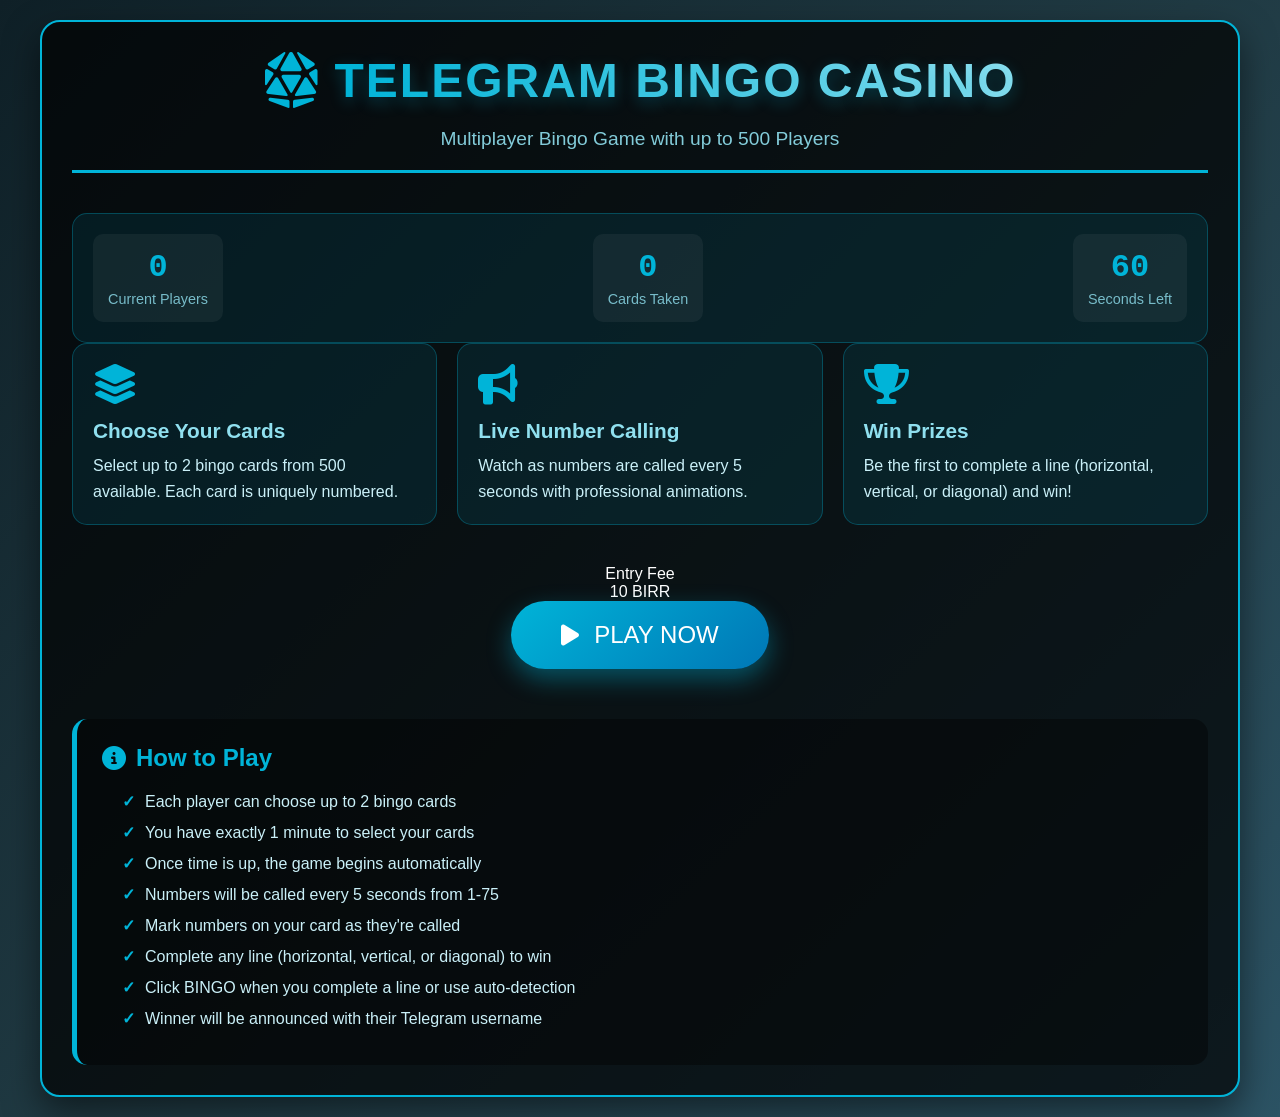
<file: index.html>
<!DOCTYPE html>
<html lang="en">
<head>
    <meta charset="UTF-8">
    <meta name="viewport" content="width=device-width, initial-scale=1.0">
    <title>Telegram Bingo Casino</title>
    <link rel="stylesheet" href="https://cdnjs.cloudflare.com/ajax/libs/font-awesome/6.4.0/css/all.min.css">
    <link rel="stylesheet" href="css/style.css">
    <link rel="stylesheet" href="css/animations.css">
    <link rel="stylesheet" href="css/index.css">
    <script src="https://telegram.org/js/telegram-web-app.js"></script>
</head>
<body class="index-page">
    <div class="app-container">
        <div class="header">
            <div class="logo">
                <i class="fas fa-dice-d20 logo-icon"></i>
                <h1>TELEGRAM BINGO CASINO</h1>
            </div>
            <p class="subtitle">Multiplayer Bingo Game with up to 500 Players</p>
        </div>

        <div class="player-stats">
            <div class="stat-card">
                <div class="stat-value" id="currentPlayers">0</div>
                <div class="stat-label">Current Players</div>
            </div>
            <div class="stat-card">
                <div class="stat-value" id="cardsTaken">0</div>
                <div class="stat-label">Cards Taken</div>
            </div>
            <div class="stat-card">
                <div class="stat-value" id="timeLeft">60</div>
                <div class="stat-label">Seconds Left</div>
            </div>
        </div>

        <div class="game-info">
            <div class="info-card">
                <i class="fas fa-layer-group"></i>
                <h3>Choose Your Cards</h3>
                <p>Select up to 2 bingo cards from 500 available. Each card is uniquely numbered.</p>
            </div>
            <div class="info-card">
                <i class="fas fa-bullhorn"></i>
                <h3>Live Number Calling</h3>
                <p>Watch as numbers are called every 5 seconds with professional animations.</p>
            </div>
            <div class="info-card">
                <i class="fas fa-trophy"></i>
                <h3>Win Prizes</h3>
                <p>Be the first to complete a line (horizontal, vertical, or diagonal) and win!</p>
            </div>
        </div>

          <div class="start-section">
            <div class="stake-display">
                <div class="stake-label">Entry Fee</div>
                <div class="stake-amount">10 BIRR</div>
            </div>
            
            <button class="btn-start" id="startGameBtn">
                <i class="fas fa-play"></i>
                PLAY NOW
            </button>
        </div>

        <div class="rules">
            <h2><i class="fas fa-info-circle"></i> How to Play</h2>
            <ul>
                <li>Each player can choose up to 2 bingo cards</li>
                <li>You have exactly 1 minute to select your cards</li>
                <li>Once time is up, the game begins automatically</li>
                <li>Numbers will be called every 5 seconds from 1-75</li>
                <li>Mark numbers on your card as they're called</li>
                <li>Complete any line (horizontal, vertical, or diagonal) to win</li>
                <li>Click BINGO when you complete a line or use auto-detection</li>
                <li>Winner will be announced with their Telegram username</li>
            </ul>
        </div>
    </div>

    <!-- Scripts -->
    <script src="js/common.js"></script>
    <script src="js/telegram-init.js"></script>
    <script src="js/index.js"></script>
</body>
</html>
</file>
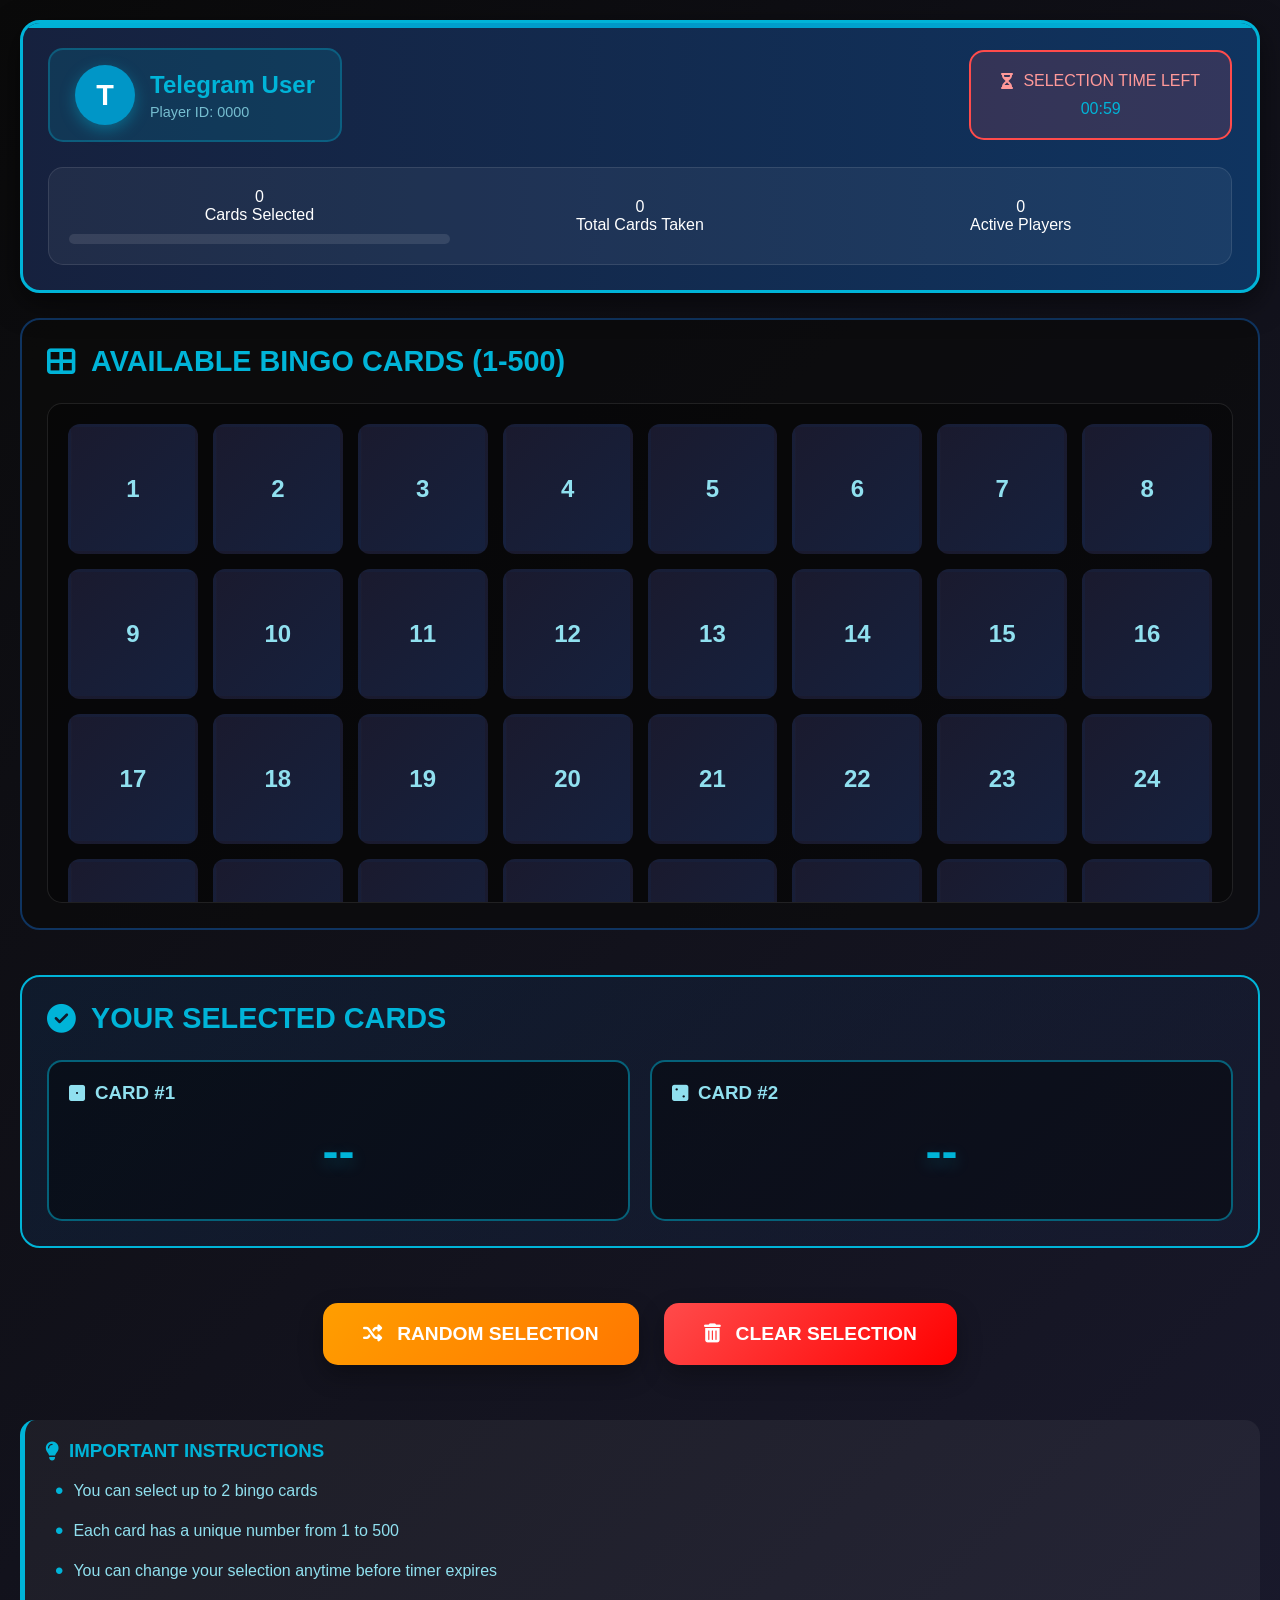
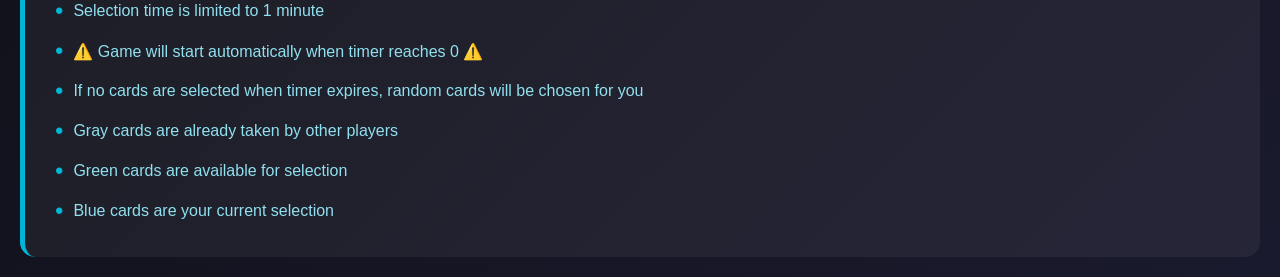
<file: choose-cards.html>
<!DOCTYPE html>
<html lang="en">
<head>
    <meta charset="UTF-8">
    <meta name="viewport" content="width=device-width, initial-scale=1.0">
    <title>Choose Your Bingo Cards</title>
    <link rel="stylesheet" href="https://cdnjs.cloudflare.com/ajax/libs/font-awesome/6.4.0/css/all.min.css">
    <link rel="stylesheet" href="css/style.css">
    <link rel="stylesheet" href="css/animations.css">
    <link rel="stylesheet" href="css/choose-cards.css">
    <script src="https://telegram.org/js/telegram-web-app.js"></script>
</head>
<body class="choose-cards-page">
    <div class="game-container">
        <div class="header-section">
            <div class="player-info">
                <div class="player-id">
                    <div class="player-avatar" id="playerAvatar">T</div>
                    <div class="player-details">
                        <h2 id="playerName">Telegram User</h2>
                        <p>Player ID: <span id="playerId">0000</span></p>
                    </div>
                </div>
                
                <div class="selection-timer">
                    <div class="timer-label">
                        <i class="fas fa-hourglass-half"></i>
                        SELECTION TIME LEFT
                    </div>
                    <div class="timer-display" id="selectionTimer">01:00</div>
                </div>
            </div>
            
            <div class="selection-progress">
                <div class="progress-item">
                    <div class="progress-value" id="cardsSelected">0</div>
                    <div class="progress-label">Cards Selected</div>
                    <div class="progress-bar-container">
                        <div class="progress-bar" id="selectionProgress"></div>
                    </div>
                </div>
                
                <div class="progress-item">
                    <div class="progress-value" id="totalCardsTaken">0</div>
                    <div class="progress-label">Total Cards Taken</div>
                </div>
                
                <div class="progress-item">
                    <div class="progress-value" id="activePlayers">0</div>
                    <div class="progress-label">Active Players</div>
                </div>
            </div>
        </div>

        <div class="cards-grid-section">
            <h2 class="section-title">
                <i class="fas fa-th-large"></i>
                AVAILABLE BINGO CARDS (1-500)
            </h2>
            <div class="cards-grid" id="cardsGrid">
                <!-- Card numbers will be generated by JavaScript -->
            </div>
        </div>

        <div class="selected-cards-section">
            <h2 class="section-title">
                <i class="fas fa-check-circle"></i>
                YOUR SELECTED CARDS
            </h2>
            <div class="selected-cards">
                <div class="selected-card-display" id="card1Display">
                    <h3><i class="fas fa-dice-one"></i> CARD #1</h3>
                    <div class="selected-card-number" id="card1Number">--</div>
                    <div class="card-preview" id="card1Preview">
                        <!-- Card preview will be generated -->
                    </div>
                </div>
                
                <div class="selected-card-display" id="card2Display">
                    <h3><i class="fas fa-dice-two"></i> CARD #2</h3>
                    <div class="selected-card-number" id="card2Number">--</div>
                    <div class="card-preview" id="card2Preview">
                        <!-- Card preview will be generated -->
                    </div>
                </div>
            </div>
        </div>

        <div class="controls-section">
            <button class="control-btn btn-random" id="randomSelectBtn">
                <i class="fas fa-random"></i>
                RANDOM SELECTION
            </button>
            
            <button class="control-btn btn-clear" id="clearSelectionBtn">
                <i class="fas fa-trash-alt"></i>
                CLEAR SELECTION
            </button>
            
            <!-- REMOVED: Confirm Selection Button -->
        </div>

                <div class="instructions">
            <h3><i class="fas fa-lightbulb"></i> IMPORTANT INSTRUCTIONS</h3>
            <ul>
                <li>You can select up to 2 bingo cards</li>
                <li>Each card has a unique number from 1 to 500</li>
                <li>You can change your selection anytime before timer expires</li>
                <li>Selection time is limited to 1 minute</li>
                <li>⚠️ Game will start automatically when timer reaches 0 ⚠️</li>
                <li>If no cards are selected when timer expires, random cards will be chosen for you</li>
                <li>Gray cards are already taken by other players</li>
                <li>Green cards are available for selection</li>
                <li>Blue cards are your current selection</li>
            </ul>
        </div>
    </div>

    <div class="loading-overlay" id="loadingOverlay">
        <div class="loading-spinner"></div>
        <div class="loading-text" id="loadingText">Loading Game...</div>
    </div>

    <!-- Scripts -->
    <script src="js/common.js"></script>
    <script src="js/telegram-init.js"></script>
    <script src="js/choose-cards.js"></script>
</body>
</html>
</file>
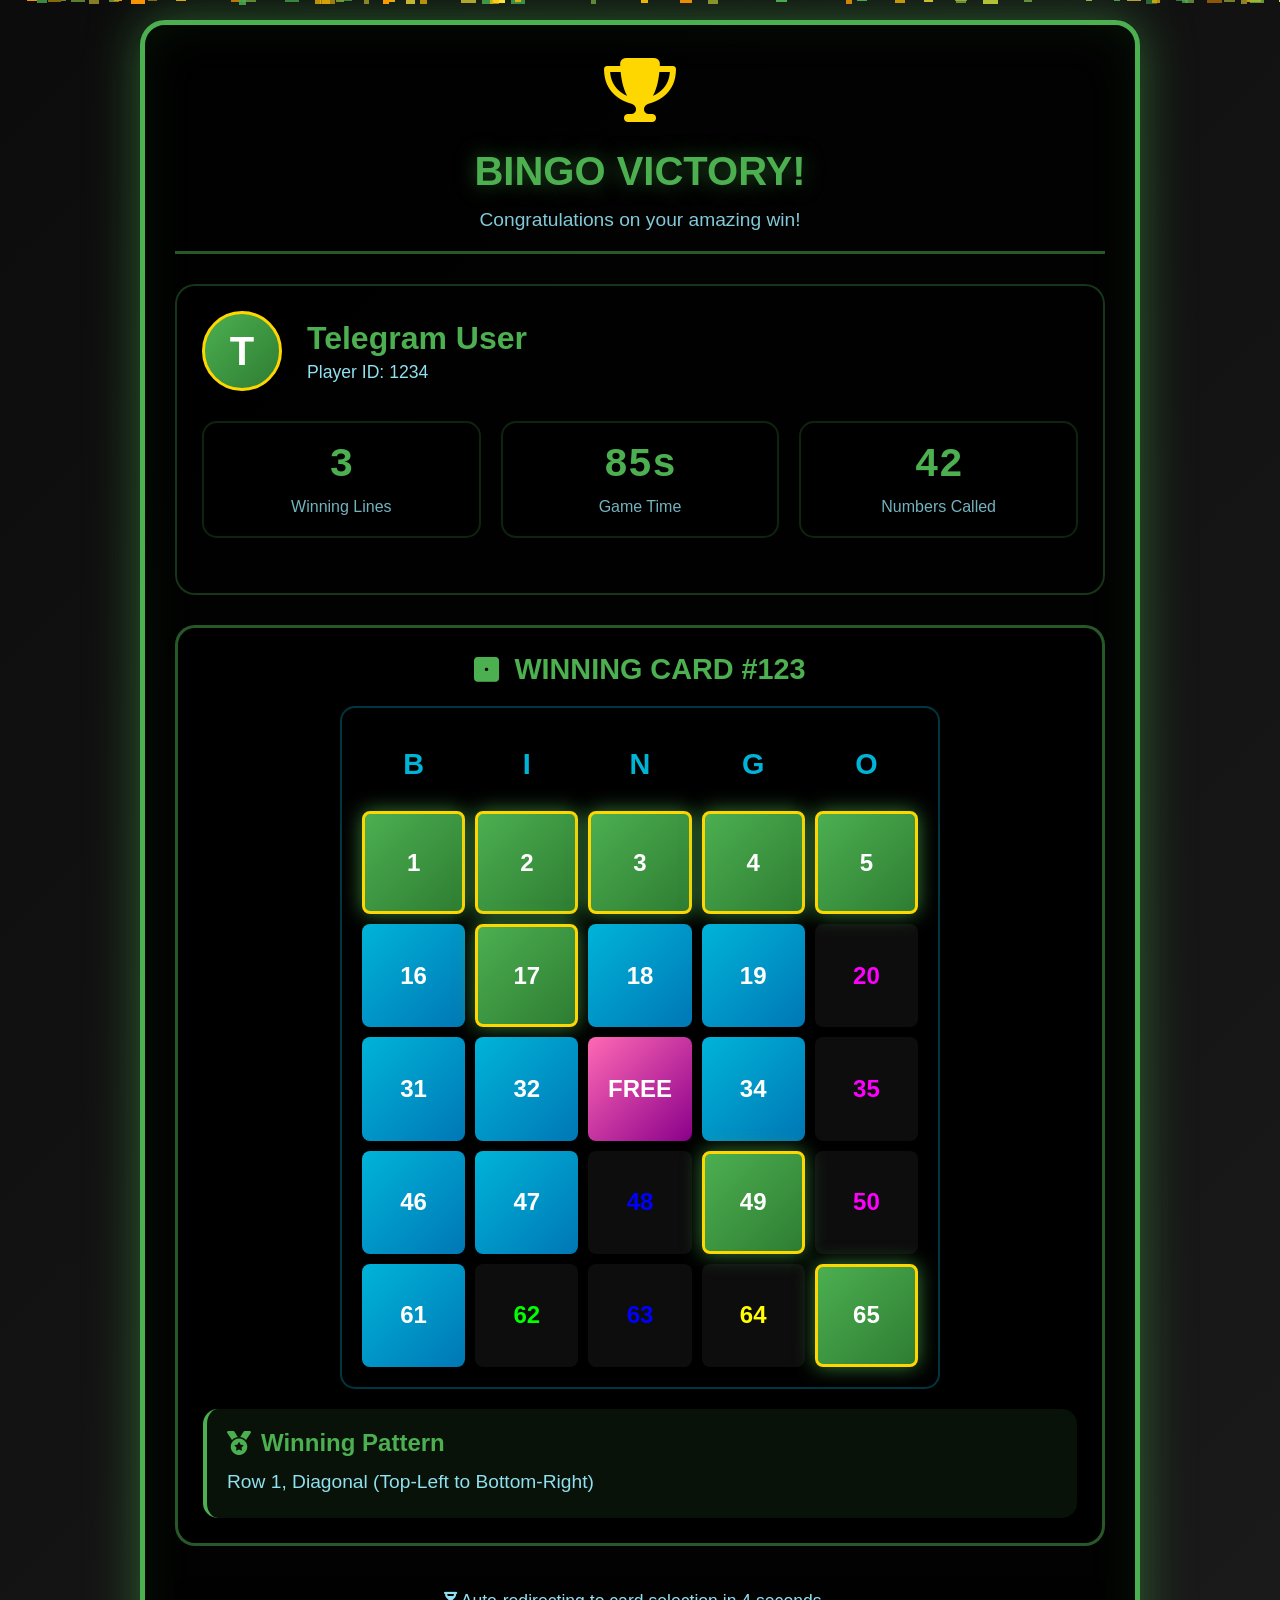
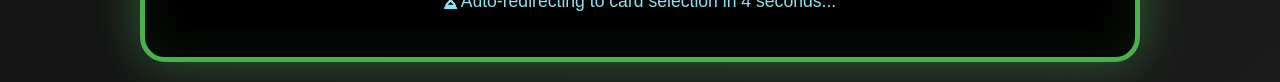
<file: winner.html>
<!DOCTYPE html>
<html lang="en">
<head>
    <meta charset="UTF-8">
    <meta name="viewport" content="width=device-width, initial-scale=1.0">
    <title>BINGO WINNER!</title>
    <link rel="stylesheet" href="https://cdnjs.cloudflare.com/ajax/libs/font-awesome/6.4.0/css/all.min.css">
    <link rel="stylesheet" href="css/style.css">
    <link rel="stylesheet" href="css/winner.css">
    <style>
        /* Inline basic styles to ensure they load */
        body {
            margin: 0;
            padding: 0;
            background: #000 !important;
            color: white;
            font-family: 'Segoe UI', Tahoma, Geneva, Verdana, sans-serif;
        }
        
        .winner-page {
            min-height: 100vh;
            background: linear-gradient(135deg, #0c0c0c 0%, #1a1a1a 100%);
            display: flex;
            flex-direction: column;
            align-items: center;
            justify-content: center;
            padding: 20px;
        }
        
        .winner-container {
            width: 100%;
            max-width: 1000px;
            margin: 0 auto;
        }
        
        .loading-message {
            text-align: center;
            padding: 50px;
            font-size: 2rem;
            color: #4CAF50;
        }
    </style>
</head>
<body class="winner-page">
    <!-- Simple loading message that shows immediately -->
    <div class="loading-message" id="loadingMessage">
        <i class="fas fa-spinner fa-spin"></i> Loading Victory...
    </div>
    
    <!-- Main container that will be populated by JavaScript -->
    <div class="winner-container" id="winnerContainer" style="display: none;">
        <!-- Content will be inserted here -->
    </div>

    <!-- Confetti container -->
    <div id="confettiContainer" style="position: fixed; top: 0; left: 0; width: 100%; height: 100%; pointer-events: none; z-index: 9999;"></div>

    <!-- Audio element -->
    <audio id="winnerAudio" preload="auto">
        <!-- Fallback to no sound if file doesn't exist -->
        <source src="https://assets.mixkit.co/sfx/preview/mixkit-winning-chimes-2015.mp3" type="audio/mpeg">
    </audio>

    <!-- Scripts -->
    <script src="js/common.js"></script>
    <script>
        // Simple fallback if telegram-init.js fails
        window.telegramManager = {
            isInitialized: false,
            getUserName: function() { return 'Player'; },
            getUserId: function() { return '0000'; }
        };
    </script>
    <script src="js/telegram-init.js"></script>
    <script src="js/winner.js"></script>
    
    <script>
        // Show loading message immediately
        document.getElementById('loadingMessage').style.display = 'block';
        
        // Hide loading and show content after 1 second
        setTimeout(function() {
            document.getElementById('loadingMessage').style.display = 'none';
            document.getElementById('winnerContainer').style.display = 'block';
        }, 1000);
    </script>
</body>
</html>
</file>
<file: css/style.css>
/* Reset and base styles */
* {
    margin: 0;
    padding: 0;
    box-sizing: border-box;
    font-family: 'Segoe UI', Tahoma, Geneva, Verdana, sans-serif;
}

body {
    color: #fff;
    min-height: 100vh;
    overflow-x: hidden;
}

/* Common button styles */
.btn {
    padding: 15px 30px;
    border: none;
    border-radius: 10px;
    font-size: 1.1rem;
    font-weight: bold;
    cursor: pointer;
    transition: all 0.3s ease;
    display: flex;
    align-items: center;
    justify-content: center;
    gap: 10px;
    box-shadow: 0 4px 15px rgba(0, 0, 0, 0.3);
}

.btn-primary {
    background: linear-gradient(135deg, #00b4d8, #0077b6);
    color: white;
}

.btn-primary:hover:not(:disabled) {
    transform: translateY(-3px);
    box-shadow: 0 8px 25px rgba(0, 180, 216, 0.4);
}

.btn-primary:disabled {
    opacity: 0.5;
    cursor: not-allowed;
}

.btn-success {
    background: linear-gradient(135deg, #4CAF50, #2E7D32);
    color: white;
}

.btn-success:hover {
    transform: translateY(-3px);
    box-shadow: 0 8px 25px rgba(76, 175, 80, 0.4);
}

.btn-danger {
    background: linear-gradient(135deg, #f44336, #c62828);
    color: white;
}

.btn-danger:hover {
    transform: translateY(-3px);
    box-shadow: 0 8px 25px rgba(244, 67, 54, 0.4);
}

.btn-warning {
    background: linear-gradient(135deg, #ff9800, #f57c00);
    color: white;
}

.btn-warning:hover {
    transform: translateY(-3px);
    box-shadow: 0 8px 25px rgba(255, 152, 0, 0.4);
}

/* Container styles */
.container {
    max-width: 1400px;
    margin: 0 auto;
    padding: 20px;
}

/* Card styles */
.card {
    background: rgba(0, 0, 0, 0.5);
    border-radius: 15px;
    padding: 20px;
    border: 2px solid rgba(0, 180, 216, 0.3);
    box-shadow: 0 10px 30px rgba(0, 0, 0, 0.3);
}

/* Loading overlay */
.loading-overlay {
    position: fixed;
    top: 0;
    left: 0;
    right: 0;
    bottom: 0;
    background: rgba(0, 0, 0, 0.9);
    display: flex;
    flex-direction: column;
    align-items: center;
    justify-content: center;
    z-index: 9999;
    opacity: 0;
    pointer-events: none;
    transition: opacity 0.5s ease;
}

.loading-overlay.active {
    opacity: 1;
    pointer-events: all;
}

.loading-spinner {
    width: 60px;
    height: 60px;
    border: 5px solid rgba(0, 180, 216, 0.3);
    border-top-color: #00b4d8;
    border-radius: 50%;
    animation: spin 1s linear infinite;
    margin-bottom: 20px;
}

.loading-text {
    color: #00b4d8;
    font-size: 1.2rem;
}

/* Game stats */
.stat-card {
    background: rgba(255, 255, 255, 0.05);
    border-radius: 10px;
    padding: 15px;
    text-align: center;
}

.stat-value {
    font-size: 2rem;
    font-weight: bold;
    color: #00b4d8;
    font-family: 'Courier New', monospace;
}

.stat-label {
    color: #90e0ef;
    font-size: 0.9rem;
    opacity: 0.8;
    margin-top: 5px;
}

/* Timer */
.timer {
    font-size: 2.5rem;
    font-weight: bold;
    color: #00b4d8;
    font-family: 'Courier New', monospace;
    text-shadow: 0 0 10px rgba(0, 180, 216, 0.5);
}

/* Grid system */
.grid {
    display: grid;
    gap: 15px;
}

.grid-2 { grid-template-columns: repeat(2, 1fr); }
.grid-3 { grid-template-columns: repeat(3, 1fr); }
.grid-4 { grid-template-columns: repeat(4, 1fr); }
.grid-5 { grid-template-columns: repeat(5, 1fr); }

/* Responsive utilities */
@media (max-width: 768px) {
    .container {
        padding: 10px;
    }
    
    .btn {
        padding: 12px 20px;
        font-size: 1rem;
    }
    
    .stat-value {
        font-size: 1.5rem;
    }
    
    .timer {
        font-size: 2rem;
    }
    
    .grid-2, .grid-3, .grid-4, .grid-5 {
        grid-template-columns: 1fr;
    }
}

/* Hide scrollbar but keep functionality */
.scrollable {
    overflow-y: auto;
    scrollbar-width: none; /* Firefox */
    -ms-overflow-style: none; /* IE and Edge */
}

.scrollable::-webkit-scrollbar {
    display: none; /* Chrome, Safari and Opera */
}/* Mobile optimization */
@media (max-width: 768px) {
    * {
        font-size: 14px;
    }
    
    h1 { font-size: 1.8rem !important; }
    h2 { font-size: 1.5rem !important; }
    h3 { font-size: 1.2rem !important; }
    
    .btn, .control-btn, .action-btn {
        padding: 12px 20px;
        font-size: 0.9rem;
    }
    
    .container, .game-container {
        padding: 10px;
    }
    
    .stat-value, .timer {
        font-size: 1.5rem;
    }
}
</file>
<file: css/animations.css>
/* Keyframe animations */
@keyframes fadeIn {
    from {
        opacity: 0;
        transform: translateY(20px);
    }
    to {
        opacity: 1;
        transform: translateY(0);
    }
}

@keyframes fadeOut {
    from {
        opacity: 1;
        transform: translateY(0);
    }
    to {
        opacity: 0;
        transform: translateY(20px);
    }
}

@keyframes slideInLeft {
    from {
        transform: translateX(-100%);
        opacity: 0;
    }
    to {
        transform: translateX(0);
        opacity: 1;
    }
}

@keyframes slideInRight {
    from {
        transform: translateX(100%);
        opacity: 0;
    }
    to {
        transform: translateX(0);
        opacity: 1;
    }
}

@keyframes slideInUp {
    from {
        transform: translateY(100%);
        opacity: 0;
    }
    to {
        transform: translateY(0);
        opacity: 1;
    }
}

@keyframes slideInDown {
    from {
        transform: translateY(-100%);
        opacity: 0;
    }
    to {
        transform: translateY(0);
        opacity: 1;
    }
}

@keyframes pulse {
    0%, 100% {
        transform: scale(1);
        opacity: 1;
    }
    50% {
        transform: scale(1.05);
        opacity: 0.8;
    }
}

@keyframes bounce {
    0%, 100% {
        transform: translateY(0);
    }
    50% {
        transform: translateY(-10px);
    }
}

@keyframes spin {
    to {
        transform: rotate(360deg);
    }
}

@keyframes shimmer {
    0% {
        background-position: -1000px 0;
    }
    100% {
        background-position: 1000px 0;
    }
}

@keyframes glow {
    0%, 100% {
        box-shadow: 0 0 20px rgba(0, 180, 216, 0.5);
    }
    50% {
        box-shadow: 0 0 40px rgba(0, 180, 216, 0.8);
    }
}

@keyframes float {
    0%, 100% {
        transform: translateY(0);
    }
    50% {
        transform: translateY(-20px);
    }
}

@keyframes shake {
    0%, 100% {
        transform: translateX(0);
    }
    10%, 30%, 50%, 70%, 90% {
        transform: translateX(-5px);
    }
    20%, 40%, 60%, 80% {
        transform: translateX(5px);
    }
}

@keyframes numberPop {
    0% {
        transform: scale(0.5) rotate(-10deg);
        opacity: 0;
    }
    70% {
        transform: scale(1.1) rotate(5deg);
    }
    100% {
        transform: scale(1) rotate(0);
        opacity: 1;
    }
}

@keyframes confettiFall {
    0% {
        transform: translateY(-100px) rotate(0deg);
        opacity: 1;
    }
    100% {
        transform: translateY(100vh) rotate(720deg);
        opacity: 0;
    }
}

@keyframes winnerText {
    0% {
        text-shadow: 0 0 10px #4CAF50;
    }
    100% {
        text-shadow: 0 0 30px #4CAF50, 0 0 60px #4CAF50;
    }
}

/* Animation classes */
.animate-fade-in {
    animation: fadeIn 0.5s ease-out forwards;
}

.animate-slide-in-left {
    animation: slideInLeft 0.5s ease-out forwards;
}

.animate-slide-in-right {
    animation: slideInRight 0.5s ease-out forwards;
}

.animate-slide-in-up {
    animation: slideInUp 0.5s ease-out forwards;
}

.animate-slide-in-down {
    animation: slideInDown 0.5s ease-out forwards;
}

.animate-pulse {
    animation: pulse 2s infinite;
}

.animate-bounce {
    animation: bounce 2s infinite;
}

.animate-glow {
    animation: glow 2s infinite;
}

.animate-float {
    animation: float 3s ease-in-out infinite;
}

.animate-shake {
    animation: shake 0.5s ease-in-out;
}

.animate-number-pop {
    animation: numberPop 0.5s ease-out forwards;
}

.animate-winner-text {
    animation: winnerText 1s alternate infinite;
}

/* Transition delays */
.delay-100 { animation-delay: 100ms; }
.delay-200 { animation-delay: 200ms; }
.delay-300 { animation-delay: 300ms; }
.delay-400 { animation-delay: 400ms; }
.delay-500 { animation-delay: 500ms; }
.delay-600 { animation-delay: 600ms; }
.delay-700 { animation-delay: 700ms; }
.delay-800 { animation-delay: 800ms; }
.delay-900 { animation-delay: 900ms; }
.delay-1000 { animation-delay: 1000ms; }

/* Page transition */
.page-transition {
    position: fixed;
    top: 0;
    left: 0;
    right: 0;
    bottom: 0;
    background: linear-gradient(135deg, #001219, #005f73);
    z-index: 9998;
    transform: translateY(100%);
    transition: transform 0.8s cubic-bezier(0.77, 0, 0.18, 1);
}

.page-transition.active {
    transform: translateY(0);
}
</file>
<file: css/index.css>
/* Index page specific styles */
.index-page {
    background: linear-gradient(135deg, #0f2027 0%, #203a43 50%, #2c5364 100%);
    min-height: 100vh;
    display: flex;
    align-items: center;
    justify-content: center;
    padding: 20px;
}

.app-container {
    max-width: 1200px;
    width: 100%;
    background: rgba(0, 0, 0, 0.7);
    border-radius: 20px;
    padding: 30px;
    box-shadow: 0 15px 35px rgba(0, 0, 0, 0.5);
    border: 2px solid #00b4d8;
    animation: fadeIn 1s ease-out;
}

.header {
    text-align: center;
    margin-bottom: 40px;
    padding-bottom: 20px;
    border-bottom: 3px solid #00b4d8;
}

.logo {
    display: flex;
    align-items: center;
    justify-content: center;
    gap: 15px;
    margin-bottom: 20px;
}

.logo-icon {
    font-size: 3.5rem;
    color: #00b4d8;
    animation: pulse 2s infinite;
}

h1 {
    font-size: 3rem;
    background: linear-gradient(90deg, #00b4d8, #90e0ef);
    -webkit-background-clip: text;
    background-clip: text;
    color: transparent;
    text-shadow: 0 5px 15px rgba(0, 180, 216, 0.3);
    letter-spacing: 2px;
}

.subtitle {
    font-size: 1.2rem;
    color: #90e0ef;
    margin-top: 10px;
    opacity: 0.9;
}

.game-info {
    display: grid;
    grid-template-columns: repeat(auto-fit, minmax(250px, 1fr));
    gap: 20px;
    margin-bottom: 40px;
}

.info-card {
    background: rgba(0, 180, 216, 0.1);
    border-radius: 15px;
    padding: 20px;
    border: 1px solid rgba(0, 180, 216, 0.3);
    transition: transform 0.3s ease;
}

.info-card:hover {
    transform: translateY(-5px);
    border-color: #00b4d8;
}

.info-card i {
    font-size: 2.5rem;
    color: #00b4d8;
    margin-bottom: 15px;
}

.info-card h3 {
    color: #90e0ef;
    margin-bottom: 10px;
    font-size: 1.3rem;
}

.info-card p {
    color: #caf0f8;
    line-height: 1.6;
}

.start-section {
    text-align: center;
    margin-top: 40px;
}

.timer-display {
    background: rgba(0, 0, 0, 0.5);
    border-radius: 15px;
    padding: 15px;
    margin-bottom: 30px;
    display: inline-block;
    border: 2px solid #00b4d8;
}

.timer-label {
    color: #90e0ef;
    font-size: 1.1rem;
    margin-bottom: 10px;
}

.btn-start {
    background: linear-gradient(135deg, #00b4d8, #0077b6);
    color: white;
    border: none;
    padding: 20px 50px;
    font-size: 1.5rem;
    border-radius: 50px;
    cursor: pointer;
    transition: all 0.3s ease;
    display: inline-flex;
    align-items: center;
    gap: 15px;
    box-shadow: 0 10px 25px rgba(0, 180, 216, 0.4);
    animation: bounce 2s infinite;
}

.btn-start:hover {
    transform: scale(1.05);
    box-shadow: 0 15px 30px rgba(0, 180, 216, 0.6);
    background: linear-gradient(135deg, #0096c7, #005f8a);
}

.rules {
    margin-top: 50px;
    background: rgba(0, 0, 0, 0.4);
    border-radius: 15px;
    padding: 25px;
    border-left: 5px solid #00b4d8;
}

.rules h2 {
    color: #00b4d8;
    margin-bottom: 20px;
    display: flex;
    align-items: center;
    gap: 10px;
}

.rules ul {
    list-style: none;
    padding-left: 20px;
}

.rules li {
    margin-bottom: 12px;
    color: #caf0f8;
    display: flex;
    align-items: center;
    gap: 10px;
}

.rules li:before {
    content: "✓";
    color: #00b4d8;
    font-weight: bold;
}

.player-stats {
    display: flex;
    justify-content: space-between;
    background: rgba(0, 180, 216, 0.1);
    border-radius: 15px;
    padding: 20px;
    margin-top: 30px;
    border: 1px solid rgba(0, 180, 216, 0.3);
}

@media (max-width: 768px) {
    .app-container {
        padding: 20px;
    }
    
    h1 {
        font-size: 2.2rem;
    }
    
    .game-info {
        grid-template-columns: 1fr;
    }
    
    .btn-start {
        padding: 15px 30px;
        font-size: 1.2rem;
    }
    
    .player-stats {
        flex-direction: column;
        gap: 15px;
    }
.stake-display {
    background: rgba(0, 0, 0, 0.5);
    border-radius: 15px;
    padding: 15px;
    margin-bottom: 30px;
    display: inline-block;
    border: 2px solid #00b4d8;
}

.stake-label {
    color: #90e0ef;
    font-size: 1.1rem;
    margin-bottom: 10px;
}

.stake-amount {
    font-size: 2rem;
    color: #00b4d8;
    font-weight: bold;
    font-family: 'Courier New', monospace;
}}
</file>
<file: css/choose-cards.css>
/* Choose cards page specific styles */
.choose-cards-page {
    background: linear-gradient(135deg, #0a0a0a 0%, #1a1a2e 100%);
    min-height: 100vh;
    padding: 20px;
}

.game-container {
    max-width: 1400px;
    margin: 0 auto;
    display: flex;
    flex-direction: column;
    gap: 25px;
}

.header-section {
    background: linear-gradient(90deg, #16213e, #0f3460);
    border-radius: 20px;
    padding: 25px;
    border: 3px solid #00b4d8;
    box-shadow: 0 10px 30px rgba(0, 0, 0, 0.5);
    position: relative;
    overflow: hidden;
}

.header-section:before {
    content: '';
    position: absolute;
    top: 0;
    left: 0;
    right: 0;
    height: 5px;
    background: linear-gradient(90deg, #00b4d8, #0096c7, #00b4d8);
}

.player-info {
    display: flex;
    justify-content: space-between;
    align-items: center;
    margin-bottom: 25px;
    flex-wrap: wrap;
    gap: 20px;
}

.player-id {
    display: flex;
    align-items: center;
    gap: 15px;
    background: rgba(0, 180, 216, 0.15);
    padding: 15px 25px;
    border-radius: 15px;
    border: 2px solid rgba(0, 180, 216, 0.3);
}

.player-avatar {
    width: 60px;
    height: 60px;
    border-radius: 50%;
    background: linear-gradient(135deg, #00b4d8, #0077b6);
    display: flex;
    align-items: center;
    justify-content: center;
    font-size: 1.8rem;
    font-weight: bold;
    box-shadow: 0 5px 15px rgba(0, 180, 216, 0.4);
}

.player-details h2 {
    color: #00b4d8;
    margin-bottom: 5px;
    font-size: 1.5rem;
}

.player-details p {
    color: #90e0ef;
    font-size: 0.9rem;
    opacity: 0.8;
}

.selection-timer {
    background: rgba(255, 75, 75, 0.15);
    padding: 20px 30px;
    border-radius: 15px;
    border: 2px solid #ff4b4b;
    text-align: center;
    min-width: 200px;
}

.timer-label {
    color: #ff9999;
    font-size: 1rem;
    margin-bottom: 10px;
    display: flex;
    align-items: center;
    justify-content: center;
    gap: 10px;
}

.selection-progress {
    display: flex;
    justify-content: space-between;
    align-items: center;
    background: rgba(255, 255, 255, 0.05);
    padding: 20px;
    border-radius: 15px;
    border: 1px solid rgba(255, 255, 255, 0.1);
}

.progress-item {
    text-align: center;
    flex: 1;
}

.progress-bar-container {
    height: 10px;
    background: rgba(255, 255, 255, 0.1);
    border-radius: 5px;
    overflow: hidden;
    margin-top: 10px;
}

.progress-bar {
    height: 100%;
    background: linear-gradient(90deg, #00b4d8, #0096c7);
    width: 0%;
    transition: width 0.5s ease;
    border-radius: 5px;
}

.cards-grid-section {
    background: rgba(10, 10, 10, 0.7);
    border-radius: 20px;
    padding: 25px;
    border: 2px solid #0f3460;
}

.section-title {
    color: #00b4d8;
    font-size: 1.8rem;
    margin-bottom: 25px;
    display: flex;
    align-items: center;
    gap: 15px;
}

.cards-grid {
    display: grid;
    grid-template-columns: repeat(auto-fill, minmax(120px, 1fr));
    gap: 15px;
    max-height: 500px;
    overflow-y: auto;
    padding: 20px;
    background: rgba(0, 0, 0, 0.3);
    border-radius: 15px;
    border: 1px solid rgba(255, 255, 255, 0.1);
}

.card-number {
    aspect-ratio: 1;
    display: flex;
    align-items: center;
    justify-content: center;
    background: linear-gradient(135deg, #1a1a2e, #16213e);
    border-radius: 12px;
    font-size: 1.5rem;
    font-weight: bold;
    cursor: pointer;
    transition: all 0.3s ease;
    border: 3px solid transparent;
    color: #90e0ef;
    position: relative;
    overflow: hidden;
}

.card-number:before {
    content: '';
    position: absolute;
    top: 0;
    left: 0;
    right: 0;
    bottom: 0;
    background: linear-gradient(135deg, transparent, rgba(255, 255, 255, 0.1), transparent);
    transform: translateX(-100%);
    transition: transform 0.6s ease;
}

.card-number:hover:before {
    transform: translateX(100%);
}

.card-number:hover {
    transform: translateY(-5px) scale(1.05);
    border-color: #00b4d8;
    box-shadow: 0 10px 20px rgba(0, 180, 216, 0.3);
    color: white;
}

.card-number.selected {
    background: linear-gradient(135deg, #00b4d8, #0077b6);
    border-color: #90e0ef;
    color: white;
    box-shadow: 0 10px 25px rgba(0, 180, 216, 0.5);
    animation: selectedPulse 2s infinite;
}

.card-number.taken {
    background: linear-gradient(135deg, #333, #222);
    border-color: #666;
    color: #666;
    cursor: not-allowed;
    position: relative;
}

.card-number.taken:after {
    content: '✗';
    position: absolute;
    top: 50%;
    left: 50%;
    transform: translate(-50%, -50%);
    font-size: 3rem;
    color: rgba(255, 0, 0, 0.5);
}

.selected-cards-section {
    background: linear-gradient(135deg, rgba(15, 52, 96, 0.3), rgba(22, 33, 62, 0.3));
    border-radius: 20px;
    padding: 25px;
    border: 2px solid #00b4d8;
    margin-top: 20px;
}

.selected-cards {
    display: flex;
    gap: 20px;
    margin-top: 20px;
    flex-wrap: wrap;
}

.selected-card-display {
    flex: 1;
    min-width: 250px;
    background: rgba(0, 0, 0, 0.4);
    border-radius: 15px;
    padding: 20px;
    border: 2px solid rgba(0, 180, 216, 0.5);
}

.selected-card-display h3 {
    color: #90e0ef;
    margin-bottom: 15px;
    display: flex;
    align-items: center;
    gap: 10px;
}

.selected-card-number {
    font-size: 3rem;
    font-weight: bold;
    color: #00b4d8;
    text-align: center;
    margin: 20px 0;
    text-shadow: 0 5px 15px rgba(0, 180, 216, 0.3);
}

.card-preview {
    display: grid;
    grid-template-columns: repeat(5, 1fr);
    gap: 8px;
    margin-top: 15px;
}

.preview-cell {
    aspect-ratio: 1;
    display: flex;
    align-items: center;
    justify-content: center;
    background: rgba(255, 255, 255, 0.05);
    border-radius: 5px;
    font-size: 0.9rem;
    font-weight: bold;
    color: #90e0ef;
}

.preview-cell.free {
    background: linear-gradient(135deg, #00b4d8, #0077b6);
    color: white;
}

.controls-section {
    display: flex;
    justify-content: center;
    gap: 25px;
    margin-top: 30px;
    flex-wrap: wrap;
}

.control-btn {
    padding: 20px 40px;
    border: none;
    border-radius: 15px;
    font-size: 1.2rem;
    font-weight: bold;
    cursor: pointer;
    transition: all 0.3s ease;
    display: flex;
    align-items: center;
    gap: 15px;
    box-shadow: 0 10px 25px rgba(0, 0, 0, 0.3);
}

/* REMOVED: .btn-confirm styles */

.btn-random {
    background: linear-gradient(135deg, #ff9e00, #ff7700);
    color: white;
}

.btn-random:hover {
    transform: translateY(-5px);
    box-shadow: 0 15px 35px rgba(255, 158, 0, 0.4);
}

.btn-clear {
    background: linear-gradient(135deg, #ff4b4b, #ff0000);
    color: white;
}

.btn-clear:hover {
    transform: translateY(-5px);
    box-shadow: 0 15px 35px rgba(255, 75, 75, 0.4);
}

.instructions {
    background: rgba(255, 255, 255, 0.05);
    border-radius: 15px;
    padding: 20px;
    margin-top: 30px;
    border-left: 5px solid #00b4d8;
}

.instructions h3 {
    color: #00b4d8;
    margin-bottom: 15px;
    display: flex;
    align-items: center;
    gap: 10px;
}

.instructions ul {
    list-style: none;
    padding-left: 10px;
}

.instructions li {
    margin-bottom: 12px;
    color: #90e0ef;
    display: flex;
    align-items: center;
    gap: 10px;
}

.instructions li:before {
    content: "•";
    color: #00b4d8;
    font-size: 1.5rem;
}

@keyframes selectedPulse {
    0%, 100% { transform: scale(1); box-shadow: 0 10px 25px rgba(0, 180, 216, 0.5); }
    50% { transform: scale(1.03); box-shadow: 0 15px 30px rgba(0, 180, 216, 0.7); }
}

@media (max-width: 1024px) {
    .cards-grid {
        grid-template-columns: repeat(auto-fill, minmax(100px, 1fr));
    }
    
    .selected-cards {
        flex-direction: column;
    }
    
    .control-btn {
        padding: 15px 30px;
        font-size: 1rem;
    }
}

@media (max-width: 768px) {
    .player-info {
        flex-direction: column;
        align-items: stretch;
    }
    
/* Add or update these styles in choose-cards.css */

.selection-timer {
    background: rgba(255, 75, 75, 0.15);
    padding: 20px 30px;
    border-radius: 15px;
    border: 2px solid #ff4b4b;
    text-align: center;
    min-width: 200px;
    transition: all 0.3s ease;
}

.timer-label {
    color: #ff9999;
    font-size: 1rem;
    margin-bottom: 10px;
    display: flex;
    align-items: center;
    justify-content: center;
    gap: 10px;
}

.timer-display {
    font-size: 2.5rem;
    font-weight: bold;
    color: #00b4d8;
    font-family: 'Courier New', monospace;
    transition: color 0.3s ease;
    text-shadow: 0 0 10px rgba(0, 180, 216, 0.5);
}

/* Timer urgency states */
.selection-timer.urgent {
    border-color: #ff0000;
    background: rgba(255, 0, 0, 0.2);
    animation: pulseUrgent 1s infinite;
}

.timer-display.urgent {
    color: #ff4b4b;
    text-shadow: 0 0 10px rgba(255, 75, 75, 0.5);
}

@keyframes pulseUrgent {
    0%, 100% {
        box-shadow: 0 0 10px rgba(255, 0, 0, 0.3);
    }
    50% {
        box-shadow: 0 0 20px rgba(255, 0, 0, 0.6);
    }
}

/* Remove the auto-start button styles and adjust layout */
.controls-section {
    display: flex;
    justify-content: center;
    gap: 25px;
    margin-top: 30px;
    flex-wrap: wrap;
}

.control-btn {
    padding: 20px 40px;
    border: none;
    border-radius: 15px;
    font-size: 1.2rem;
    font-weight: bold;
    cursor: pointer;
    transition: all 0.3s ease;
    display: flex;
    align-items: center;
    gap: 15px;
    box-shadow: 0 10px 25px rgba(0, 0, 0, 0.3);
    min-width: 250px;
    justify-content: center;
}

/* Update instructions */
.instructions ul li:nth-child(5) {
    color: #ff4b4b;
    font-weight: bold;
}

/* Selected cards counter */
.cards-selected-counter {
    position: fixed;
    bottom: 20px;
    right: 20px;
    background: rgba(0, 180, 216, 0.9);
    color: white;
    padding: 15px 25px;
    border-radius: 15px;
    font-size: 1.2rem;
    font-weight: bold;
    display: flex;
    align-items: center;
    gap: 10px;
    box-shadow: 0 5px 15px rgba(0, 180, 216, 0.3);
    z-index: 100;
}

@media (max-width: 768px) {
    .controls-section {
        flex-direction: column;
        align-items: center;
    }
    
    .control-btn {
        width: 100%;
        max-width: 300px;
    }
    
    .cards-selected-counter {
        bottom: 10px;
        right: 10px;
        padding: 10px 15px;
        font-size: 1rem;
    }
}    
    
    .cards-grid {
        grid-template-columns: repeat(auto-fill, minmax(80px, 1fr));
        gap: 10px;
    }
    
    .control-btn {
        width: 100%;
        justify-content: center;
    }
    
    .controls-section {
        flex-direction: column;
        gap: 15px;
    }
}
</file>
<file: css/winner.css>
/* Winner page styles - GUARANTEED TO WORK */
* {
    margin: 0;
    padding: 0;
    box-sizing: border-box;
}

body.winner-page {
    background: linear-gradient(135deg, #0c0c0c 0%, #1a1a1a 100%) !important;
    min-height: 100vh;
    width: 100%;
    position: relative;
    overflow-x: hidden;
}

/* Confetti */
.confetti-piece {
    position: absolute;
    width: 10px;
    height: 20px;
    background: var(--color, #4CAF50);
    top: -20px;
    opacity: 0;
    animation: confettiFall 3s linear infinite;
}

@keyframes confettiFall {
    0% {
        transform: translateY(0) rotate(0deg);
        opacity: 1;
    }
    100% {
        transform: translateY(100vh) rotate(720deg);
        opacity: 0;
    }
}

/* Main container */
.winner-container {
    background: rgba(0, 0, 0, 0.9) !important;
    border-radius: 25px;
    padding: 30px;
    border: 5px solid #4CAF50;
    box-shadow: 
        0 0 50px rgba(76, 175, 80, 0.5),
        inset 0 0 50px rgba(76, 175, 80, 0.1);
    width: 95%;
    max-width: 1000px;
    margin: 20px auto;
    position: relative;
    z-index: 10;
}

/* Winner header */
.winner-header {
    text-align: center;
    margin-bottom: 30px;
    padding-bottom: 20px;
    border-bottom: 3px solid rgba(76, 175, 80, 0.5);
}

.winner-trophy {
    font-size: 4rem;
    color: #FFD700;
    margin-bottom: 20px;
    animation: bounce 2s infinite;
}

.winner-title {
    font-size: 2.5rem;
    color: #4CAF50;
    margin-bottom: 15px;
    text-shadow: 0 0 20px rgba(76, 175, 80, 0.5);
}

.winner-subtitle {
    font-size: 1.2rem;
    color: #90e0ef;
    opacity: 0.9;
}

/* Player info */
.player-info-section {
    background: rgba(0, 0, 0, 0.5);
    border-radius: 20px;
    padding: 25px;
    margin-bottom: 30px;
    border: 2px solid rgba(76, 175, 80, 0.3);
}

.player-display {
    display: flex;
    align-items: center;
    gap: 25px;
    margin-bottom: 20px;
}

.player-avatar-large {
    width: 80px;
    height: 80px;
    border-radius: 50%;
    background: linear-gradient(135deg, #4CAF50, #2E7D32);
    display: flex;
    align-items: center;
    justify-content: center;
    font-size: 2.5rem;
    font-weight: bold;
    color: white;
    border: 3px solid #FFD700;
}

.player-details h2 {
    color: #4CAF50;
    font-size: 2rem;
    margin-bottom: 5px;
}

.player-details p {
    color: #90e0ef;
    font-size: 1.1rem;
}

/* Bingo Card Display */
.bingo-card-display {
    background: rgba(0, 0, 0, 0.6);
    border-radius: 20px;
    padding: 25px;
    margin: 30px 0;
    border: 3px solid rgba(76, 175, 80, 0.5);
}

.card-title {
    color: #4CAF50;
    font-size: 1.8rem;
    margin-bottom: 20px;
    text-align: center;
    display: flex;
    align-items: center;
    justify-content: center;
    gap: 15px;
}

/* Bingo Grid */
.bingo-grid-container {
    display: grid;
    grid-template-columns: repeat(5, 1fr);
    gap: 10px;
    max-width: 600px;
    margin: 0 auto;
    background: rgba(0, 0, 0, 0.3);
    padding: 20px;
    border-radius: 15px;
    border: 2px solid rgba(0, 180, 216, 0.3);
}

.bingo-header {
    background: rgba(0, 0, 0, 0.5);
    color: #00b4d8;
    font-size: 1.8rem;
    font-weight: bold;
    padding: 20px 0;
    text-align: center;
    border-radius: 10px;
}

.bingo-cell {
    aspect-ratio: 1;
    display: flex;
    align-items: center;
    justify-content: center;
    background: rgba(255, 255, 255, 0.05);
    border-radius: 8px;
    font-size: 1.5rem;
    font-weight: bold;
    color: #90e0ef;
    position: relative;
    transition: all 0.3s ease;
}

/* Column colors */
.bingo-cell[data-col="0"] { color: #FF0000; }
.bingo-cell[data-col="1"] { color: #00FF00; }
.bingo-cell[data-col="2"] { color: #0000FF; }
.bingo-cell[data-col="3"] { color: #FFFF00; }
.bingo-cell[data-col="4"] { color: #FF00FF; }

.bingo-cell.marked {
    background: linear-gradient(135deg, #00b4d8, #0077b6);
    color: white !important;
}

.bingo-cell.free {
    background: linear-gradient(135deg, #FF69B4, #8B008B);
    color: white !important;
    font-weight: bold;
}

.bingo-cell.winning {
    background: linear-gradient(135deg, #4CAF50, #2E7D32) !important;
    color: white !important;
    border: 3px solid #FFD700;
    animation: pulseWin 1s infinite alternate;
    box-shadow: 0 0 20px rgba(76, 175, 80, 0.7);
}

/* Winning Pattern Info */
.winning-pattern {
    background: rgba(76, 175, 80, 0.1);
    border-radius: 15px;
    padding: 20px;
    margin-top: 20px;
    border-left: 4px solid #4CAF50;
}

.winning-pattern h3 {
    color: #4CAF50;
    font-size: 1.5rem;
    margin-bottom: 10px;
    display: flex;
    align-items: center;
    gap: 10px;
}

.winning-pattern p {
    color: #90e0ef;
    font-size: 1.2rem;
    line-height: 1.6;
}

/* Stats */
.stats-section {
    display: grid;
    grid-template-columns: repeat(auto-fit, minmax(200px, 1fr));
    gap: 20px;
    margin: 30px 0;
}

.stat-box {
    background: rgba(0, 0, 0, 0.3);
    border-radius: 15px;
    padding: 20px;
    text-align: center;
    border: 2px solid rgba(76, 175, 80, 0.2);
}

.stat-value {
    font-size: 2.5rem;
    font-weight: bold;
    color: #4CAF50;
    margin-bottom: 10px;
}

.stat-label {
    color: #90e0ef;
    font-size: 1rem;
}

/* REMOVED: Action Buttons styles */

/* Countdown message */
.countdown-message {
    text-align: center;
    color: #90e0ef;
    font-size: 1.1rem;
    margin-top: 20px;
    padding: 15px;
    background: rgba(0, 0, 0, 0.3);
    border-radius: 10px;
}

.countdown-number {
    color: #FFD700;
    font-weight: bold;
    font-size: 1.3rem;
}

/* Animations */
@keyframes bounce {
    0%, 100% { transform: translateY(0); }
    50% { transform: translateY(-20px); }
}

@keyframes pulseWin {
    0% { transform: scale(1); box-shadow: 0 0 20px rgba(76, 175, 80, 0.7); }
    100% { transform: scale(1.05); box-shadow: 0 0 30px rgba(76, 175, 80, 1); }
}

/* Responsive Design */
@media (max-width: 768px) {
    .winner-container {
        padding: 20px;
        margin: 10px;
    }
    
    .winner-title {
        font-size: 2rem;
    }
    
    .player-display {
        flex-direction: column;
        text-align: center;
    }
    
    .bingo-grid-container {
        gap: 5px;
        padding: 15px;
    }
    
    .bingo-header {
        font-size: 1.5rem;
        padding: 15px 0;
    }
    
    .bingo-cell {
        font-size: 1.2rem;
    }
}
</file>
